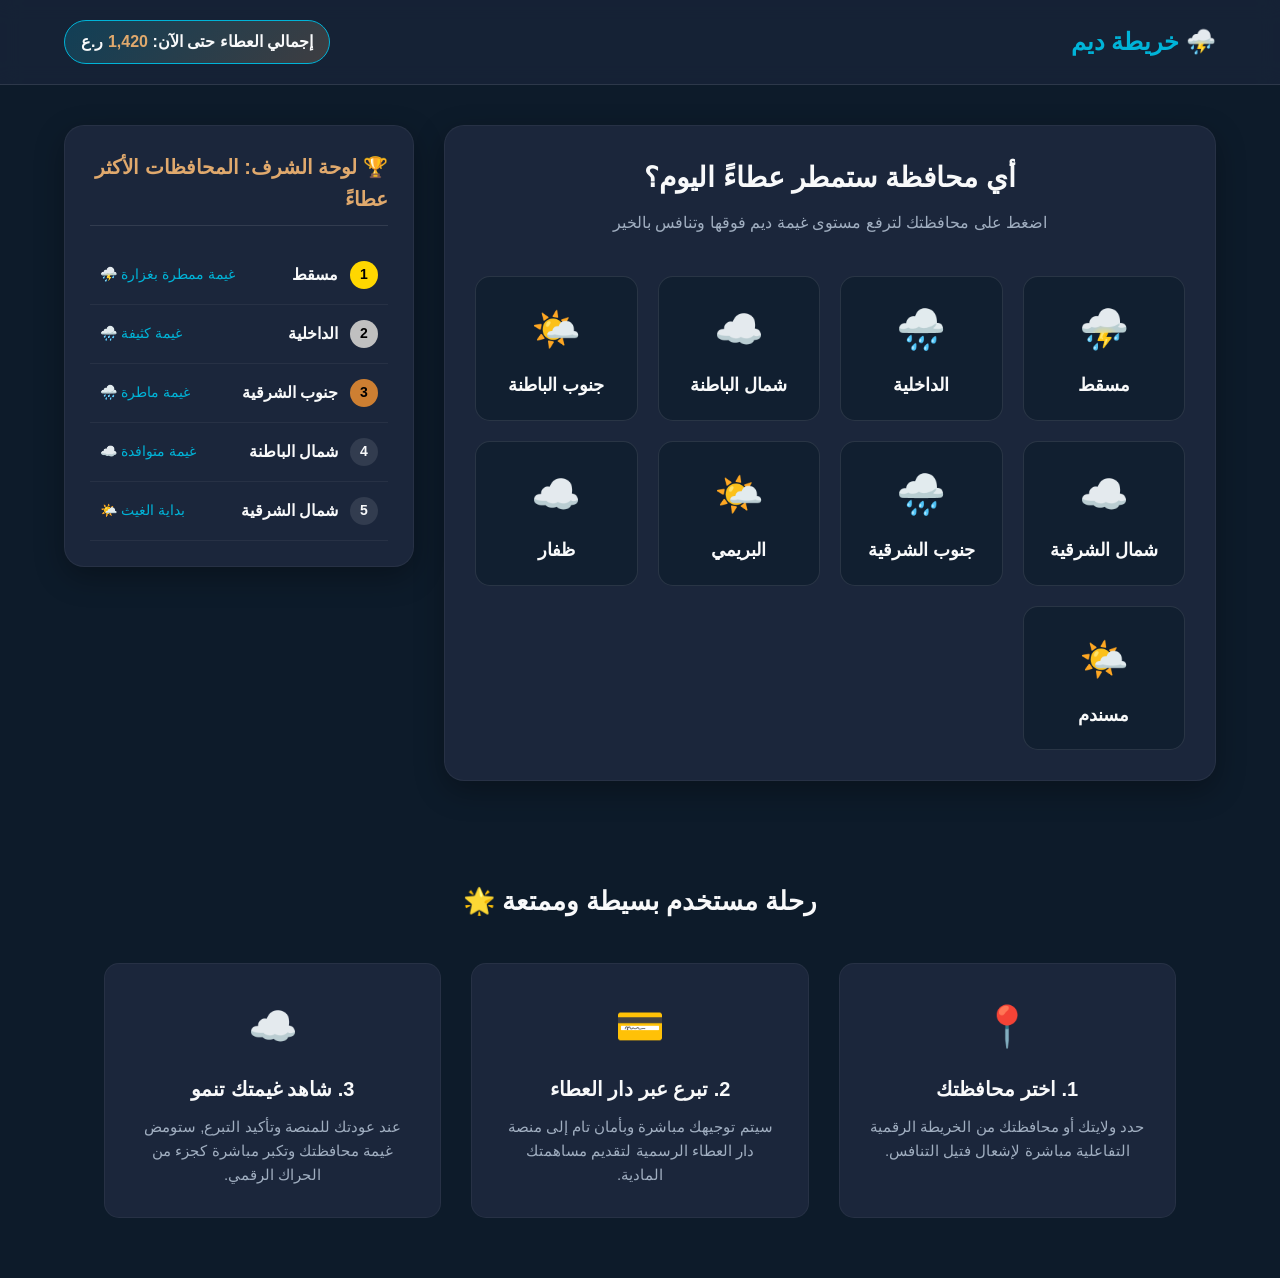
<file: index.html>
<!DOCTYPE html>
<html lang="ar" dir="rtl">
<head>
    <meta charset="UTF-8">
    <meta name="viewport" content="width=device-width, initial-scale=1.0">
    <title>منصة dym | أي محافظة ستمطر عطاءً؟</title>
    <!-- ربط ملف الستايل الخارجي -->
    <link rel="stylesheet" href="style.css">
</head>
<body>

    <!-- الرأس والعداد العام -->
    <header>
        <div class="logo">⛈️ خريطة ديم</div>
        <div class="counter-box">إجمالي العطاء حتى الآن: <span id="total-donations">1,420</span> ر.ع</div>
    </header>

    <!-- التقسيم الرئيسي للمنصة -->
    <main class="main-container">
        
        <!-- قسم الخريطة التفاعلية والغيوم -->
        <section class="map-section">
            <h2>أي محافظة ستمطر عطاءً اليوم؟</h2>
            <p>اضغط على محافظتك لترفع مستوى غيمة ديم فوقها وتنافس بالخير</p>
            
            <div class="provinces-grid">
                <!-- المحافظات المتاحة للتفاعل -->
                <div class="province-card" onclick="handleProvinceClick('مسقط')">
                    <div class="cloud" id="cloud-مسقط">⛈️</div>
                    <h3>مسقط</h3>
                </div>
                <div class="province-card" onclick="handleProvinceClick('الداخلية')">
                    <div class="cloud" id="cloud-الداخلية">🌧️</div>
                    <h3>الداخلية</h3>
                </div>
                <div class="province-card" onclick="handleProvinceClick('شمال الباطنة')">
                    <div class="cloud" id="cloud-شمال الباطنة">☁️</div>
                    <h3>شمال الباطنة</h3>
                </div>
                <div class="province-card" onclick="handleProvinceClick('جنوب الباطنة')">
                    <div class="cloud" id="cloud-جنوب الباطنة">🌤️</div>
                    <h3>جنوب الباطنة</h3>
                </div>
                <div class="province-card" onclick="handleProvinceClick('شمال الشرقية')">
                    <div class="cloud" id="cloud-شمال الشرقية">☁️</div>
                    <h3>شمال الشرقية</h3>
                </div>
                <div class="province-card" onclick="handleProvinceClick('جنوب الشرقية')">
                    <div class="cloud" id="cloud-جنوب الشرقية">🌧️</div>
                    <h3>جنوب الشرقية</h3>
                </div>
                <div class="province-card" onclick="handleProvinceClick('البريمي')">
                    <div class="cloud" id="cloud-البريمي">🌤️</div>
                    <h3>البريمي</h3>
                </div>
                <div class="province-card" onclick="handleProvinceClick('ظفار')">
                    <div class="cloud" id="cloud-ظفار">☁️</div>
                    <h3>ظفار</h3>
                </div>
                <div class="province-card" onclick="handleProvinceClick('مسندم')">
                    <div class="cloud" id="cloud-مسندم">🌤️</div>
                    <h3>مسندم</h3>
                </div>
            </div>
        </section>

        <!-- لوحة الشرف الجانبية -->
        <aside class="sidebar">
            <h2>🏆 لوحة الشرف: المحافظات الأكثر عطاءً</h2>
            <ul class="leaderboard-list">
                <li class="leaderboard-item">
                    <div class="rank-name">
                        <span class="rank-num">1</span>
                        <strong>مسقط</strong>
                    </div>
                    <span class="cloud-status">غيمة ممطرة بغزارة ⛈️</span>
                </li>
                <li class="leaderboard-item">
                    <div class="rank-name">
                        <span class="rank-num">2</span>
                        <strong>الداخلية</strong>
                    </div>
                    <span class="cloud-status">غيمة كثيفة 🌧️</span>
                </li>
                <li class="leaderboard-item">
                    <div class="rank-name">
                        <span class="rank-num">3</span>
                        <strong>جنوب الشرقية</strong>
                    </div>
                    <span class="cloud-status">غيمة ماطرة 🌧️</span>
                </li>
                <li class="leaderboard-item">
                    <div class="rank-name">
                        <span class="rank-num">4</span>
                        <strong>شمال الباطنة</strong>
                    </div>
                    <span class="cloud-status">غيمة متوافدة ☁️</span>
                </li>
                <li class="leaderboard-item">
                    <div class="rank-name">
                        <span class="rank-num">5</span>
                        <strong>شمال الشرقية</strong>
                    </div>
                    <span class="cloud-status">بداية الغيث 🌤️</span>
                </li>
            </ul>
        </aside>

    </main>

    <!-- قسم شرح رحلة المستخدم -->
    <section class="steps-section">
        <h2>رحلة مستخدم بسيطة وممتعة 🌟</h2>
        <div class="steps-grid">
            <div class="step-card">
                <div class="step-icon">📍</div>
                <h3>1. اختر محافظتك</h3>
                <p>حدد ولايتك أو محافظتك من الخريطة الرقمية التفاعلية مباشرة لإشعال فتيل التنافس.</p>
            </div>
            <div class="step-card">
                <div class="step-icon">💳</div>
                <h3>2. تبرع عبر دار العطاء</h3>
                <p>سيتم توجيهك مباشرة وبأمان تام إلى منصة دار العطاء الرسمية لتقديم مساهمتك المادية.</p>
            </div>
            <div class="step-card">
                <div class="step-icon">☁️</div>
                <h3>3. شاهد غيمتك تنمو</h3>
                <p>عند عودتك للمنصة وتأكيد التبرع, ستومض غيمة محافظتك وتكبر مباشرة كجزء من الحراك الرقمي.</p>
            </div>
        </div>
    </section>

    <!-- النافذة المنبثقة التفاعلية -->
    <div class="modal-overlay" id="donation-modal">
        <div class="modal-content">
            <h3>هل أمطرت عطاءً؟ ⛈️</h3>
            <p>بعد إتمام مساهمتك النبيلة في بوابة دار العطاء، اضغط على الزر أدناه لتحديث الغيمة فوق <span id="selected-province-name" style="color: var(--accent-gold); font-weight: bold;"></span> فوراً.</p>
            <button class="btn-confirm" onclick="confirmDonation()">نعم، تبرعتُ!</button>
            <button class="btn-close" onclick="closeModal()">ليس بعد</button>
        </div>
    </div>

    <!-- البرمجة الذكية لإدارة تدفق المستخدم والتفاعل الفوري -->
    <script>
        let currentSelectedProvince = "";

        function handleProvinceClick(provinceName) {
            currentSelectedProvince = provinceName;
            document.getElementById('selected-province-name').innerText = provinceName;
            
            // فتح موقع دار العطاء في نافذة جديدة لإتمام التبرع
            window.open('https://www.donate.om', '_blank'); 
            
            // إظهار النافذة المنبثقة في موقع ديم مباشرة
            document.getElementById('donation-modal').classList.add('active');
        }

        function closeModal() {
            document.getElementById('donation-modal').classList.remove('active');
        }

        function confirmDonation() {
            closeModal();
            
            const cards = document.getElementsByClassName('province-card');
            for(let card of cards) {
                if(card.innerText.includes(currentSelectedProvince)) {
                    card.classList.add('pulse-active');
                    
                    const cloudElem = card.querySelector('.cloud');
                    if(cloudElem) {
                        cloudElem.innerText = "⛈️";
                        cloudElem.style.transform = "scale(1.3)";
                    }
                    
                    setTimeout(() => {
                        card.classList.remove('pulse-active');
                        if(cloudElem) cloudElem.style.transform = "scale(1)";
                    }, 6000);
                }
            }

            const counterElem = document.getElementById('total-donations');
            let currentAmount = parseInt(counterElem.innerText.replace(',', ''));
            counterElem.innerText = (currentAmount + 5).toLocaleString();
            
            alert(`شكراً لك! تبرعك رفع غيمة ${currentSelectedProvince} عالياً في سمائنا 🤍⛈️`);
        }
    </script>
</body>
</html>
</file>
<file: style.css>
/* --- الألوان والهوية البصرية --- */
:root {
    --bg-color: #0d1b2a;
    --card-bg: #1b263b;
    --accent-blue: #00b4d8;
    --accent-gold: #e0a96d;
    --text-main: #f8f9fa;
    --text-muted: #a0aec0;
}

* {
    box-sizing: border-box;
    margin: 0;
    padding: 0;
    font-family: 'Segoe UI', Tahoma, Geneva, Verdana, sans-serif;
}

body {
    background-color: var(--bg-color);
    color: var(--text-main);
    overflow-x: hidden;
    line-height: 1.6;
}

/* --- الرأس (Header) --- */
header {
    display: flex;
    justify-content: space-between;
    align-items: center;
    padding: 20px 5%;
    background-color: rgba(27, 38, 59, 0.7);
    backdrop-filter: blur(10px);
    position: sticky;
    top: 0;
    z-index: 100;
    border-bottom: 1px solid rgba(255, 255, 255, 0.1);
}

.logo {
    font-size: 24px;
    font-weight: bold;
    color: var(--accent-blue);
    display: flex;
    align-items: center;
    gap: 8px;
}

.counter-box {
    background: linear-gradient(135deg, rgba(0, 180, 216, 0.2), rgba(224, 169, 109, 0.2));
    padding: 8px 16px;
    border-radius: 50px;
    border: 1px solid var(--accent-blue);
    font-weight: bold;
}

.counter-box span {
    color: var(--accent-gold);
}

/* --- الواجهة الرئيسية (Hero & Layout) --- */
.main-container {
    display: grid;
    grid-template-columns: 1fr 350px;
    gap: 30px;
    padding: 40px 5%;
    max-width: 1400px;
    margin: 0 auto;
}

@media (max-width: 968px) {
    .main-container {
        grid-template-columns: 1fr;
    }
    .sidebar {
        order: 2;
    }
}

/* قسم الخريطة التفاعلية */
.map-section {
    background-color: var(--card-bg);
    border-radius: 20px;
    padding: 30px;
    text-align: center;
    box-shadow: 0 10px 30px rgba(0,0,0,0.3);
    border: 1px solid rgba(255,255,255,0.05);
}

.map-section h2 {
    font-size: 28px;
    margin-bottom: 10px;
    color: var(--text-main);
}

.map-section p {
    color: var(--text-muted);
    margin-bottom: 40px;
}

/* شبكة المحافظات المحدثة لملء المساحات بشكل ممتاز */
.provinces-grid {
    display: grid;
    grid-template-columns: repeat(auto-fit, minmax(150px, 1fr));
    gap: 20px;
    margin-top: 20px;
}

.province-card {
    background: rgba(13, 27, 42, 0.6);
    border: 1px solid rgba(255,255,255,0.1);
    border-radius: 15px;
    padding: 20px;
    cursor: pointer;
    transition: all 0.3s ease;
    position: relative;
    overflow: hidden;
}

.province-card:hover {
    transform: translateY(-5px);
    border-color: var(--accent-blue);
    box-shadow: 0 5px 15px rgba(0, 180, 216, 0.3);
}

.province-card .cloud {
    font-size: 40px;
    margin-bottom: 10px;
    transition: transform 0.3s ease;
}

.province-card h3 {
    font-size: 18px;
}

/* حركة الوميض والنبض عند الدعم */
@keyframes pulse-animation {
    0% { transform: scale(1); box-shadow: 0 0 0 0 rgba(0, 180, 216, 0.7); }
    70% { transform: scale(1.05); box-shadow: 0 0 0 15px rgba(0, 180, 216, 0); }
    100% { transform: scale(1); box-shadow: 0 0 0 0 rgba(0, 180, 216, 0); }
}

.pulse-active {
    animation: pulse-animation 1.5s infinite;
    border-color: var(--accent-blue) !important;
}

/* --- لوحة الشرف (Sidebar Leaderboard) --- */
.sidebar {
    background-color: var(--card-bg);
    border-radius: 20px;
    padding: 25px;
    box-shadow: 0 10px 30px rgba(0,0,0,0.3);
    border: 1px solid rgba(255,255,255,0.05);
    height: fit-content;
}

.sidebar h2 {
    font-size: 20px;
    margin-bottom: 20px;
    color: var(--accent-gold);
    display: flex;
    align-items: center;
    gap: 10px;
    border-bottom: 1px solid rgba(255,255,255,0.1);
    padding-bottom: 10px;
}

.leaderboard-list {
    list-style: none;
}

.leaderboard-item {
    display: flex;
    justify-content: space-between;
    align-items: center;
    padding: 15px 10px;
    border-bottom: 1px solid rgba(255,255,255,0.05);
    transition: background 0.2s ease;
}

.leaderboard-item:hover {
    background: rgba(255,255,255,0.02);
}

.rank-name {
    display: flex;
    align-items: center;
    gap: 12px;
}

.rank-num {
    background: rgba(255,255,255,0.1);
    width: 28px;
    height: 28px;
    display: flex;
    align-items: center;
    justify-content: center;
    border-radius: 50%;
    font-weight: bold;
    font-size: 14px;
}

.leaderboard-item:nth-child(1) .rank-num { background: #ffd700; color: #000; }
.leaderboard-item:nth-child(2) .rank-num { background: #c0c0c0; color: #000; }
.leaderboard-item:nth-child(3) .rank-num { background: #cd7f32; color: #000; }

.cloud-status {
    font-size: 14px;
    color: var(--accent-blue);
}

/* --- قسم رحلة المستخدم (Steps) --- */
.steps-section {
    padding: 60px 5%;
    max-width: 1200px;
    margin: 0 auto;
    text-align: center;
}

.steps-section h2 {
    font-size: 26px;
    margin-bottom: 40px;
}

.steps-grid {
    display: grid;
    grid-template-columns: repeat(auto-fit, minmax(280px, 1fr));
    gap: 30px;
}

.step-card {
    background: var(--card-bg);
    padding: 30px;
    border-radius: 15px;
    border: 1px solid rgba(255,255,255,0.05);
}

.step-icon {
    font-size: 40px;
    color: var(--accent-blue);
    margin-bottom: 15px;
}

.step-card h3 {
    margin-bottom: 10px;
    font-size: 20px;
}

.step-card p {
    color: var(--text-muted);
    font-size: 15px;
}

/* --- النافذة المنبثقة الذكية (Pop-up Modal) --- */
.modal-overlay {
    position: fixed;
    top: 0;
    left: 0;
    width: 100%;
    height: 100%;
    background: rgba(0, 0, 0, 0.8);
    backdrop-filter: blur(8px);
    display: flex;
    align-items: center;
    justify-content: center;
    z-index: 1000;
    opacity: 0;
    pointer-events: none;
    transition: opacity 0.3s ease;
}

.modal-overlay.active {
    opacity: 1;
    pointer-events: auto;
}

.modal-content {
    background: var(--card-bg);
    padding: 40px;
    border-radius: 20px;
    max-width: 500px;
    width: 90%;
    text-align: center;
    border: 1px solid var(--accent-blue);
    box-shadow: 0 20px 50px rgba(0, 180, 216, 0.2);
    transform: scale(0.8);
    transition: transform 0.3s ease;
}

.modal-overlay.active .modal-content {
    transform: scale(1);
}

.modal-content h3 {
    font-size: 24px;
    margin-bottom: 15px;
    color: var(--text-main);
}

.modal-content p {
    color: var(--text-muted);
    margin-bottom: 30px;
}

.btn-confirm {
    background: linear-gradient(135deg, var(--accent-blue), #0077b6);
    color: white;
    border: none;
    padding: 14px 35px;
    font-size: 18px;
    font-weight: bold;
    border-radius: 50px;
    cursor: pointer;
    box-shadow: 0 5px 15px rgba(0, 180, 216, 0.4);
    transition: transform 0.2s, background 0.2s;
    width: 100%;
    margin-bottom: 15px;
}

.btn-confirm:hover {
    transform: scale(1.02);
    background: linear-gradient(135deg, #00c4f5, #0088cc);
}

.btn-close {
    background: transparent;
    color: var(--text-muted);
    border: none;
    cursor: pointer;
    text-decoration: underline;
    font-size: 14px;
}    text-decoration: underline;
    font-size: 14px;
}
</file>
